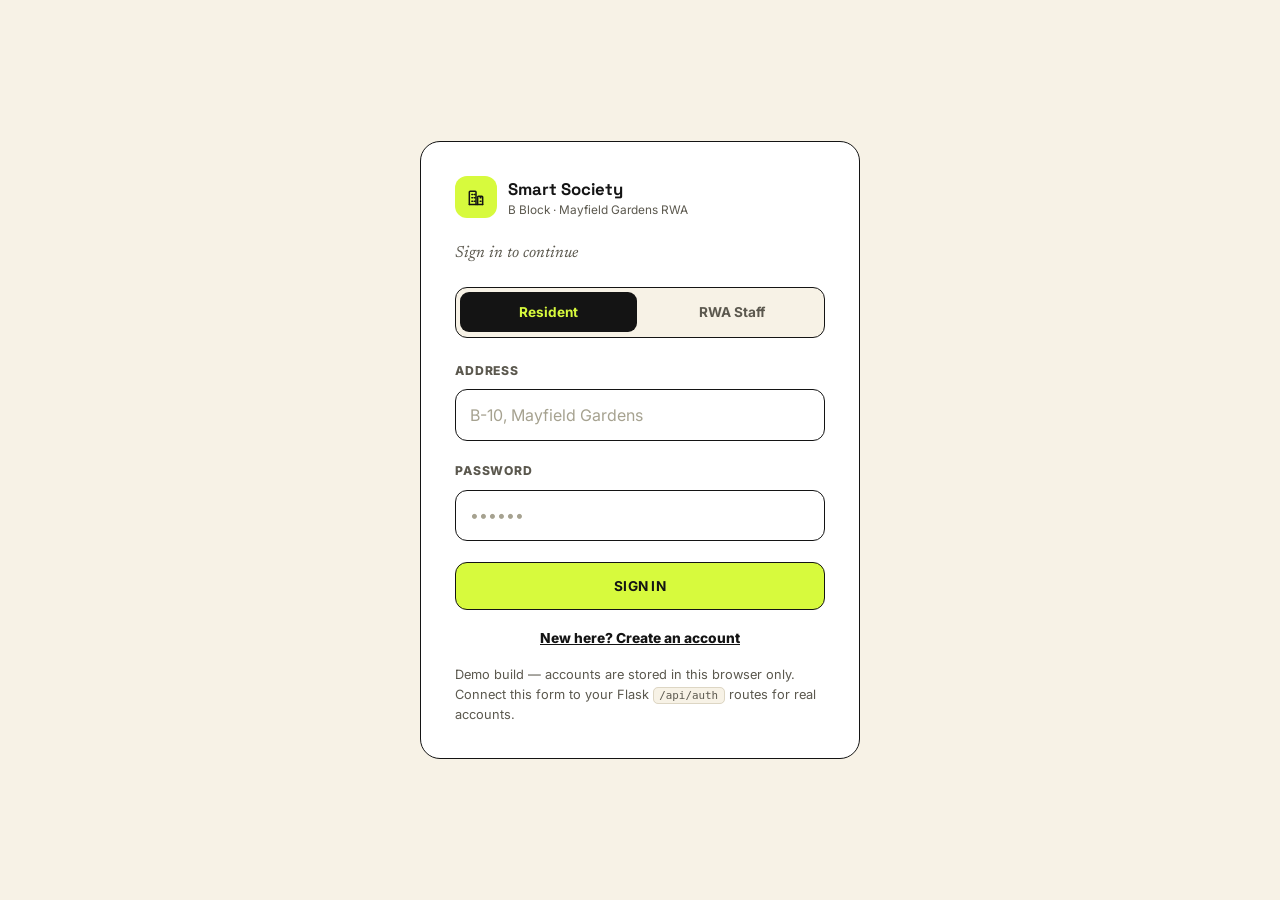
<file: index.html>
<!DOCTYPE html><html lang="en"><head><meta charset="utf-8"><meta http-equiv="refresh" content="0; url=login.html"><title>Smart Society</title></head><body><p>Redirecting to <a href="login.html">sign in</a>.</p></body></html>
</file>
<file: style.css>
/* ============================================================
   SMART SOCIETY — Complaint & Service Portal
   Cream / black / lime theme, sidebar navigation
   B Block Mayfield Gardens RWA
   ============================================================ */

:root{
  --cream:#F7F2E6; --paper:#FFFFFF; --ink:#141414; --ink-soft:#5B584E;
  --line-soft:#DDD6C4; --lime:#D7FA3D; --orange:#F5A623; --blue:#3E6BF0;
  --green:#12B76A; --purple:#8B6BF0;
  --r-lg:20px; --r-md:16px; --r-sm:12px; --r-pill:999px;
}
*{box-sizing:border-box}
html,body{margin:0;padding:0}
body{background:var(--cream);color:var(--ink);font-family:"Inter",system-ui,-apple-system,Segoe UI,Roboto,sans-serif;font-size:16px;line-height:1.55;-webkit-font-smoothing:antialiased;min-height:100vh}
h1,h2,h3{font-family:"Space Grotesk","Inter",sans-serif;font-weight:700;letter-spacing:-.025em;margin:0}
.tagline{font-family:"Newsreader","Georgia",serif;font-style:italic;color:var(--ink-soft);font-size:1rem}
p{margin:0}
a{color:inherit;text-decoration:none}
button,input,select,textarea{font:inherit;color:inherit}
[hidden]{display:none !important}
:focus-visible{outline:2.5px solid var(--ink);outline-offset:2px;border-radius:6px}
.muted{color:var(--ink-soft)}
svg.ic{width:1em;height:1em;display:inline-block;vertical-align:-.15em}
code{background:var(--cream);border:1px solid var(--line-soft);border-radius:5px;padding:.05rem .35rem;font-size:.85em}

/* ---------- app shell ---------- */
.app{display:flex;min-height:100vh}
.main{flex:1;min-width:0;padding:2.4rem 2.8rem 4rem}
.pagewrap{max-width:980px}

/* ---------- sidebar ---------- */
.sidebar{width:280px;flex:none;background:var(--ink);color:#F4F4F2;display:flex;flex-direction:column;padding:1.4rem 1.2rem;position:sticky;top:0;height:100vh;overflow-y:auto}
.brand{display:flex;align-items:center;gap:.7rem;padding:.3rem .2rem 1.4rem;margin-bottom:.6rem;border-bottom:1px solid #2A2A26}
.brand-ico{width:42px;height:42px;flex:none;border-radius:12px;background:var(--lime);color:var(--ink);display:grid;place-items:center;font-size:1.25rem}
.brand b{display:block;font-family:"Space Grotesk",sans-serif;font-weight:700;font-size:1.05rem;color:#fff}
.brand small{display:block;color:#9C9A90;font-size:.74rem;line-height:1.3;margin-top:.1rem}
.side-nav{display:flex;flex-direction:column;gap:.3rem;margin-top:1.1rem}
.side-nav a{display:flex;align-items:center;gap:.75rem;padding:.72rem .9rem;border-radius:var(--r-sm);color:#C9C7BC;font-weight:600;font-size:.92rem}
.side-nav a:hover{background:#1F1F1B;color:#fff}
.side-nav a.is-on{background:var(--lime);color:var(--ink)}
.side-spacer{flex:1;min-height:1.4rem}
.user-card{border:1px solid #2A2A26;border-radius:var(--r-md);padding:1rem;background:#1B1B17}
.user-card b{display:block;color:#fff;font-size:.94rem}
.user-card small{display:block;color:#9C9A90;font-size:.8rem;margin:.2rem 0 .8rem}
.side-foot{color:#7C7A70;font-size:.72rem;line-height:1.5;margin-top:1rem;padding:0 .2rem}
.mobile-bar{display:none}
.scrim{display:none}

/* ---------- buttons ---------- */
.btn{display:inline-flex;align-items:center;justify-content:center;gap:.5rem;border:1.5px solid var(--ink);border-radius:var(--r-sm);padding:.78rem 1.3rem;font-weight:700;font-size:.85rem;letter-spacing:.02em;cursor:pointer;transition:transform .12s ease,filter .12s ease;background:var(--paper);color:var(--ink)}
.btn:hover{filter:brightness(.97)}
.btn:active{transform:translateY(1px)}
.btn-lime{background:var(--lime);border-color:var(--ink)}
.btn-dark{background:var(--ink);color:#fff;border-color:var(--ink)}
.btn-outline{background:transparent}
.btn-sm{padding:.5rem .85rem;font-size:.78rem;border-radius:10px}
.wide{width:100%}

/* ---------- page head ---------- */
.pagehead{margin-bottom:1.8rem}
.pagehead-row{display:flex;justify-content:space-between;align-items:flex-start;gap:1.2rem;flex-wrap:wrap}
.pagehead h1{font-size:clamp(2rem,4vw,2.7rem);margin-top:.25rem}
.pagehead .lede{color:var(--ink-soft);margin-top:.6rem;max-width:60ch;font-size:.96rem}

/* ---------- stat cards ---------- */
.stats{display:grid;grid-template-columns:repeat(4,1fr);gap:.85rem;margin-bottom:1.6rem}
.stat{border:2px solid var(--ink);border-radius:var(--r-lg);padding:1.3rem 1.4rem;min-height:104px;display:flex;flex-direction:column;justify-content:space-between}
.stat b{font-family:"Space Grotesk",sans-serif;font-size:2.3rem;line-height:1}
.stat span{font-weight:800;font-size:.75rem;letter-spacing:.08em;text-transform:uppercase;margin-top:.5rem}
.stat.st-pending{background:var(--orange);color:var(--ink)}
.stat.st-progress{background:var(--blue);color:#fff}
.stat.st-resolved{background:var(--green);color:#fff}
.stat.st-total{background:var(--ink);color:var(--lime)}

/* ---------- SDG banner ---------- */
.sdg{background:var(--ink);color:#EDEDE8;border-radius:var(--r-lg);padding:1.3rem 1.5rem;display:flex;gap:1rem;align-items:flex-start;margin-bottom:2rem}
.sdg-ico{width:38px;height:38px;flex:none;border-radius:10px;background:var(--lime);color:var(--ink);display:grid;place-items:center;font-size:1.1rem}
.sdg p{font-size:.92rem;line-height:1.55}
.sdg b{color:var(--lime)}

/* ---------- section heads ---------- */
.sec-head{display:flex;justify-content:space-between;align-items:center;margin-bottom:1rem}
.sec-head h2{font-size:1.3rem}
.view-all{font-weight:700;font-size:.85rem;display:inline-flex;align-items:center;gap:.35rem;border-bottom:2px solid var(--lime);padding-bottom:2px}

/* ---------- generic cards ---------- */
.card{background:var(--paper);border:1.5px solid var(--ink);border-radius:var(--r-md)}
.pad{padding:1.5rem}

/* ---------- empty state ---------- */
.empty{border:2px dashed var(--ink);border-radius:var(--r-lg);background:var(--paper);padding:3rem 1.5rem;text-align:center}
.empty .ic-wrap{width:50px;height:50px;margin:0 auto .9rem;border-radius:50%;background:var(--cream);display:grid;place-items:center;color:var(--ink-soft);font-size:1.4rem}
.empty h3{font-size:1.1rem;margin-bottom:.3rem}
.empty p{color:var(--ink-soft);font-size:.9rem;margin-bottom:1.3rem}

/* ---------- recent / ticket list rows ---------- */
.ticket-row{display:flex;justify-content:space-between;align-items:center;gap:1rem;border:1.5px solid var(--ink);border-radius:var(--r-md);padding:1.1rem 1.3rem;background:var(--paper)}
.ticket-row + .ticket-row{margin-top:.7rem}
.ticket-row .t-left{display:flex;align-items:center;gap:.9rem;min-width:0}
.ticket-row .t-ico{width:38px;height:38px;flex:none;border-radius:10px;display:grid;place-items:center;font-size:1.05rem;background:var(--cream)}
.ticket-row h4{font-size:.96rem;font-weight:700;white-space:nowrap;overflow:hidden;text-overflow:ellipsis}
.ticket-row .t-meta{font-size:.8rem;color:var(--ink-soft);margin-top:.1rem}

/* ---------- badges ---------- */
.badge{display:inline-flex;align-items:center;border-radius:var(--r-pill);padding:.32rem .8rem;font-size:.74rem;font-weight:800;letter-spacing:.03em;white-space:nowrap}
.badge.b-pending{background:var(--orange);color:var(--ink)}
.badge.b-progress{background:var(--blue);color:#fff}
.badge.b-resolved{background:var(--green);color:#fff}

/* ---------- services grid ---------- */
.svc-grid{display:grid;grid-template-columns:repeat(3,1fr);gap:1rem}
.svc-card{border:1.5px solid var(--ink);border-radius:var(--r-md);background:var(--paper);padding:1.4rem;display:flex;flex-direction:column}
.svc-ico{width:46px;height:46px;border-radius:12px;display:grid;place-items:center;color:#fff;font-size:1.25rem;margin-bottom:.9rem}
.svc-card h3{font-size:1.08rem;margin-bottom:.4rem}
.svc-card p{font-size:.87rem;color:var(--ink-soft);flex:1}
.svc-divider{border:0;border-top:1.5px dashed var(--line-soft);margin:1rem 0 .8rem}
.svc-meta{display:flex;flex-direction:column;gap:.4rem;font-size:.83rem;color:var(--ink-soft);margin-bottom:1rem}
.svc-meta span{display:flex;align-items:center;gap:.5rem}
.svc-link{font-weight:700;font-size:.85rem;display:inline-flex;align-items:center;gap:.35rem;color:var(--ink)}

/* ---------- filter pills ---------- */
.pills{display:flex;gap:.55rem;flex-wrap:wrap;margin-bottom:1.4rem}
.pill{border:1.5px solid var(--ink);border-radius:var(--r-pill);padding:.5rem 1.05rem;font-weight:800;font-size:.8rem;letter-spacing:.02em;background:var(--paper);color:var(--ink);cursor:pointer}
.pill.is-on{background:var(--ink);color:var(--lime)}

/* ---------- form ---------- */
.field{margin-bottom:1.3rem}
.field > label{display:block;font-weight:800;font-size:.76rem;letter-spacing:.08em;text-transform:uppercase;margin-bottom:.55rem;color:var(--ink-soft)}
input[type=text],input[type=tel],input[type=password],select,textarea{width:100%;background:var(--paper);border:1.5px solid var(--ink);border-radius:var(--r-sm);padding:.78rem .9rem}
input::placeholder,textarea::placeholder{color:#A6A290}
input:focus,textarea:focus,select:focus{outline:none;box-shadow:0 0 0 3px rgba(20,20,20,.08)}
textarea{min-height:120px;resize:vertical}
.row2{display:grid;grid-template-columns:1fr 1fr;gap:1.2rem}

.cats{display:grid;grid-template-columns:repeat(3,1fr);gap:.7rem}
.cat{position:relative;border:1.5px solid var(--ink);border-radius:var(--r-sm);background:var(--paper);padding:.85rem .7rem;display:flex;align-items:center;gap:.6rem;font-weight:700;font-size:.9rem;cursor:pointer}
.cat input{position:absolute;inset:0;opacity:0;cursor:pointer}
.cat:has(input:checked){background:#ECE9DE}
.cat:has(input:focus-visible){outline:2.5px solid var(--ink);outline-offset:2px}

.pri{display:flex;gap:.65rem;flex-wrap:wrap}
.pri label{position:relative;flex:1;min-width:90px;text-align:center;border:1.5px solid var(--ink);border-radius:var(--r-sm);padding:.72rem .9rem;font-weight:700;font-size:.88rem;background:var(--paper);cursor:pointer}
.pri input{position:absolute;inset:0;opacity:0;cursor:pointer}
.pri label:has(input:checked){background:var(--orange);color:var(--ink);border-color:var(--ink)}

/* ---------- ticket detail ---------- */
.ticket{border:1.5px solid var(--ink);border-radius:var(--r-md);background:var(--paper);padding:1.4rem}
.ticket + .ticket{margin-top:.9rem}
.ticket-top{display:flex;justify-content:space-between;gap:1rem;align-items:flex-start;flex-wrap:wrap;margin-bottom:.7rem}
.ticket-top h4{font-size:1.02rem}
.ticket-top .meta{font-size:.82rem;color:var(--ink-soft);margin-top:.25rem}
.timeline{border-left:2px solid var(--line-soft);margin:1.1rem 0 0 .55rem;padding-left:1.2rem;display:grid;gap:.9rem}
.tl-item{position:relative;font-size:.86rem}
.tl-item::before{content:"";position:absolute;left:-1.68rem;top:.28rem;width:11px;height:11px;border-radius:50%;background:var(--paper);border:2px solid var(--line-soft)}
.tl-item.done::before{background:var(--green);border-color:var(--green)}
.tl-item.current::before{background:var(--orange);border-color:var(--orange)}
.tl-item h5{margin:0;font-weight:700;font-size:.88rem}
.tl-item p{color:var(--ink-soft);font-size:.82rem}

/* ---------- admin table ---------- */
.table-toolbar{display:flex;gap:.6rem;flex-wrap:wrap;margin-bottom:1rem}
.table-toolbar select{width:auto;min-width:150px;padding:.55rem .75rem}
.table-scroll{overflow-x:auto;border:1.5px solid var(--ink);border-radius:var(--r-md);background:var(--paper)}
table{width:100%;border-collapse:collapse;font-size:.87rem}
th{text-align:left;font-size:.7rem;letter-spacing:.08em;text-transform:uppercase;color:var(--ink-soft);font-weight:800;padding:.85rem 1rem;border-bottom:1.5px solid var(--ink)}
td{padding:.85rem 1rem;border-bottom:1px solid var(--line-soft);vertical-align:middle}
tr:last-child td{border-bottom:0}
td.idcell{font-weight:800;white-space:nowrap}
td select{width:auto;min-width:130px;padding:.4rem .55rem;font-size:.82rem}
.catdot{display:inline-block;width:9px;height:9px;border-radius:50%;margin-right:.55rem}
.two-col{display:grid;grid-template-columns:1.35fr .65fr;gap:1.4rem;align-items:start}
.bars{display:grid;gap:.75rem}
.bar-row{display:grid;grid-template-columns:100px 1fr 26px;gap:.7rem;align-items:center;font-size:.83rem}
.bar-track{height:9px;background:var(--cream);border:1px solid var(--line-soft);border-radius:999px;overflow:hidden}
.bar-fill{display:block;height:100%}
.bar-row b{text-align:right;font-size:.8rem;color:var(--ink-soft)}

/* ---------- login / signup ---------- */
.login-page{display:flex;min-height:100vh;align-items:center;justify-content:center;padding:2rem 1.2rem}
.login-card{width:100%;max-width:440px;background:var(--paper);border:1.5px solid var(--ink);border-radius:var(--r-lg);padding:2.1rem}
.login-tabs{display:flex;gap:.4rem;background:var(--cream);border:1.5px solid var(--ink);border-radius:var(--r-sm);padding:.28rem;margin:1.3rem 0 1.5rem}
.login-tabs button{flex:1;border:0;background:transparent;padding:.6rem;border-radius:9px;font-weight:700;font-size:.85rem;cursor:pointer;color:var(--ink-soft)}
.login-tabs button.is-on{background:var(--ink);color:var(--lime)}
.error-note{background:#FCEBE7;border:1.5px solid #D9432C;color:#9A2A19;border-radius:10px;padding:.65rem .85rem;font-size:.84rem;font-weight:600;margin-bottom:1rem}
.ok-note{background:#E7F8EF;border:1.5px solid #12B76A;color:#0B6B41;border-radius:10px;padding:.65rem .85rem;font-size:.84rem;font-weight:600;margin-bottom:1rem}
.mode-toggle{text-align:center;margin-top:1.1rem;font-size:.86rem;color:var(--ink-soft)}
.mode-toggle button{background:none;border:0;font-weight:800;color:var(--ink);text-decoration:underline;cursor:pointer;padding:0;font-family:inherit;font-size:inherit}
.field[data-only="signup"]{display:none}
form.mode-signup .field[data-only="signup"]{display:block}

/* ---------- toast ---------- */
.toast{position:fixed;left:50%;bottom:1.6rem;transform:translateX(-50%);z-index:80;background:var(--ink);color:var(--lime);font-weight:700;font-size:.9rem;padding:.85rem 1.3rem;border-radius:var(--r-sm);box-shadow:0 16px 34px -14px rgba(0,0,0,.4);max-width:calc(100% - 2rem)}

/* ---------- responsive ---------- */
@media (max-width:980px){ .svc-grid{grid-template-columns:repeat(2,1fr)} .stats{grid-template-columns:repeat(2,1fr)} }
@media (max-width:900px){
  .sidebar{position:fixed;left:0;top:0;z-index:50;transform:translateX(-100%);transition:transform .22s ease;width:280px}
  body.nav-open .sidebar{transform:translateX(0)}
  .scrim{display:none;position:fixed;inset:0;background:rgba(0,0,0,.4);z-index:45}
  body.nav-open .scrim{display:block}
  .mobile-bar{display:flex;align-items:center;gap:.9rem;justify-content:space-between;padding:1rem 1.2rem;border-bottom:1.5px solid var(--ink);background:var(--cream);position:sticky;top:0;z-index:30}
  .mobile-bar .brand{border:0;padding:0;margin:0}
  .mobile-bar .brand small{display:none}
  .menu-btn{border:1.5px solid var(--ink);background:var(--paper);width:40px;height:40px;border-radius:10px;display:grid;place-items:center;cursor:pointer;flex:none}
  .main{padding:1.6rem 1.2rem 3rem}
  .two-col{grid-template-columns:1fr}
}
@media (max-width:640px){
  .stats{grid-template-columns:1fr 1fr}
  .svc-grid{grid-template-columns:1fr}
  .row2{grid-template-columns:1fr}
  .cats{grid-template-columns:repeat(2,1fr)}
  .pagehead-row{align-items:stretch}
  .pagehead-row .btn{width:100%}
}
</file>
